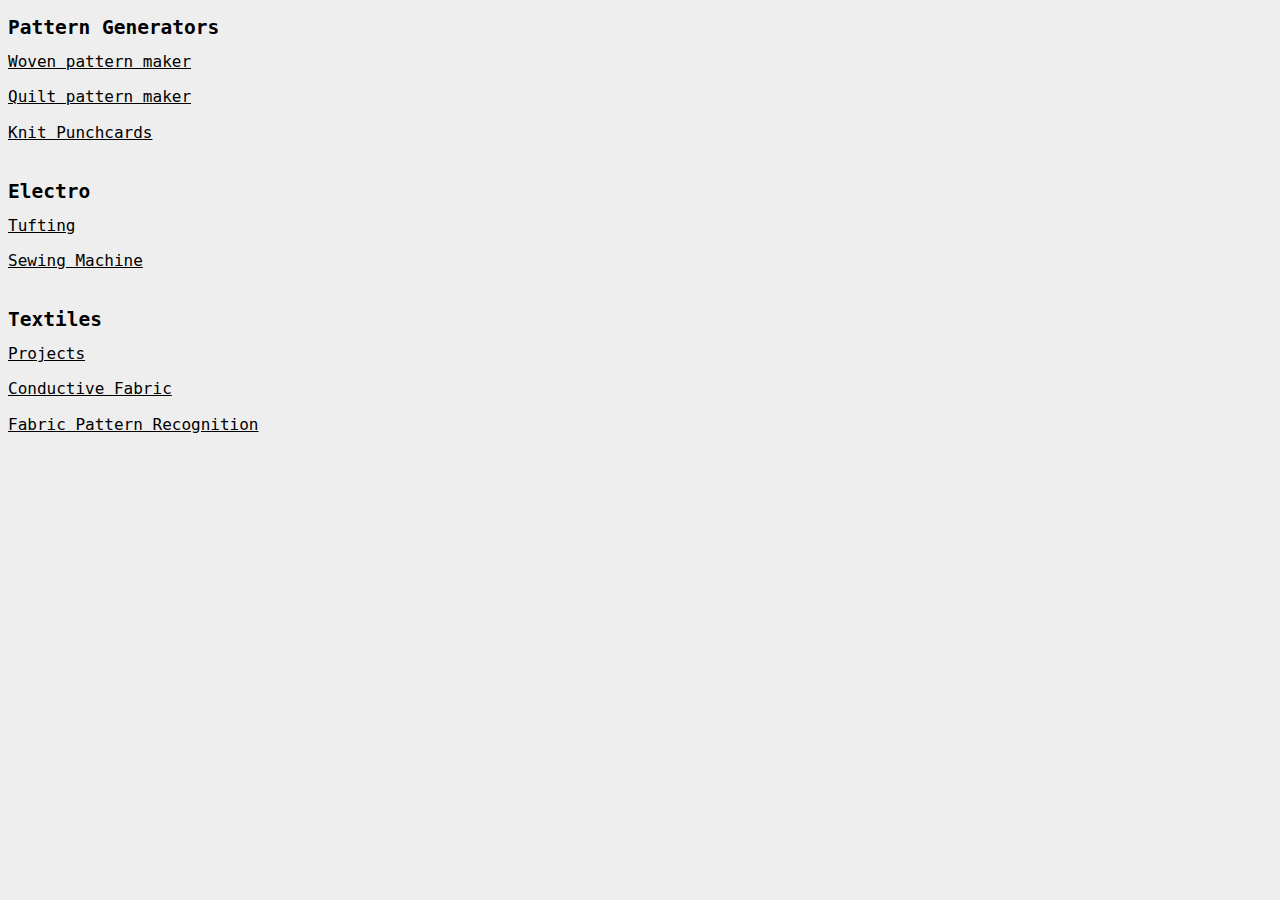
<file: index.html>
<!DOCTYPE html>
<html lang="en">

<head>
    <meta charset="UTF-8">
    <meta http-equiv="X-UA-Compatible" content="IE=edge">
    <meta name="viewport" content="width=device-width, initial-scale=1.0">
    <title>Portfolio</title>
    <link rel="stylesheet" href="CSS/style.css">
</head>

<body>
    <section>
        <h2>Pattern Generators</h2>
        <li><a href="wovenpatterns/pattern.html" target="_blank">Woven pattern maker</a></li>
        <li><a href="quiltpattern/color.html" target="_blank">Quilt pattern maker</a></li>
        <li><a href="knitpunchcards/pattern.html" target="_blank">Knit Punchcards</a></li>
    </section>
    <section>
        <h2>Electro</h2>
        <li><a href="punchneedle/punchneedle.html" target="_blank">Tufting</a></li>
        <li><a href="sewingmachine/sewingmachine.html" target="_blank">Sewing Machine</a></li>
    </section>

    <section>
        <h2>Textiles</h2>
        <li><a href="projects/index.html" target="_blank">Projects</a></li>
        <li><a href="conductivefabric/conductive.html" target="_blank">Conductive Fabric</a></li>
        <!--<li><a href="wovens/wovens.html" target="_blank">Wovens</a></li>-->
        <li><a href="patternrecognition/patternrec.html" target="_blank">Fabric Pattern Recognition</a></li>
    </section>

</body>

</html>
</file>
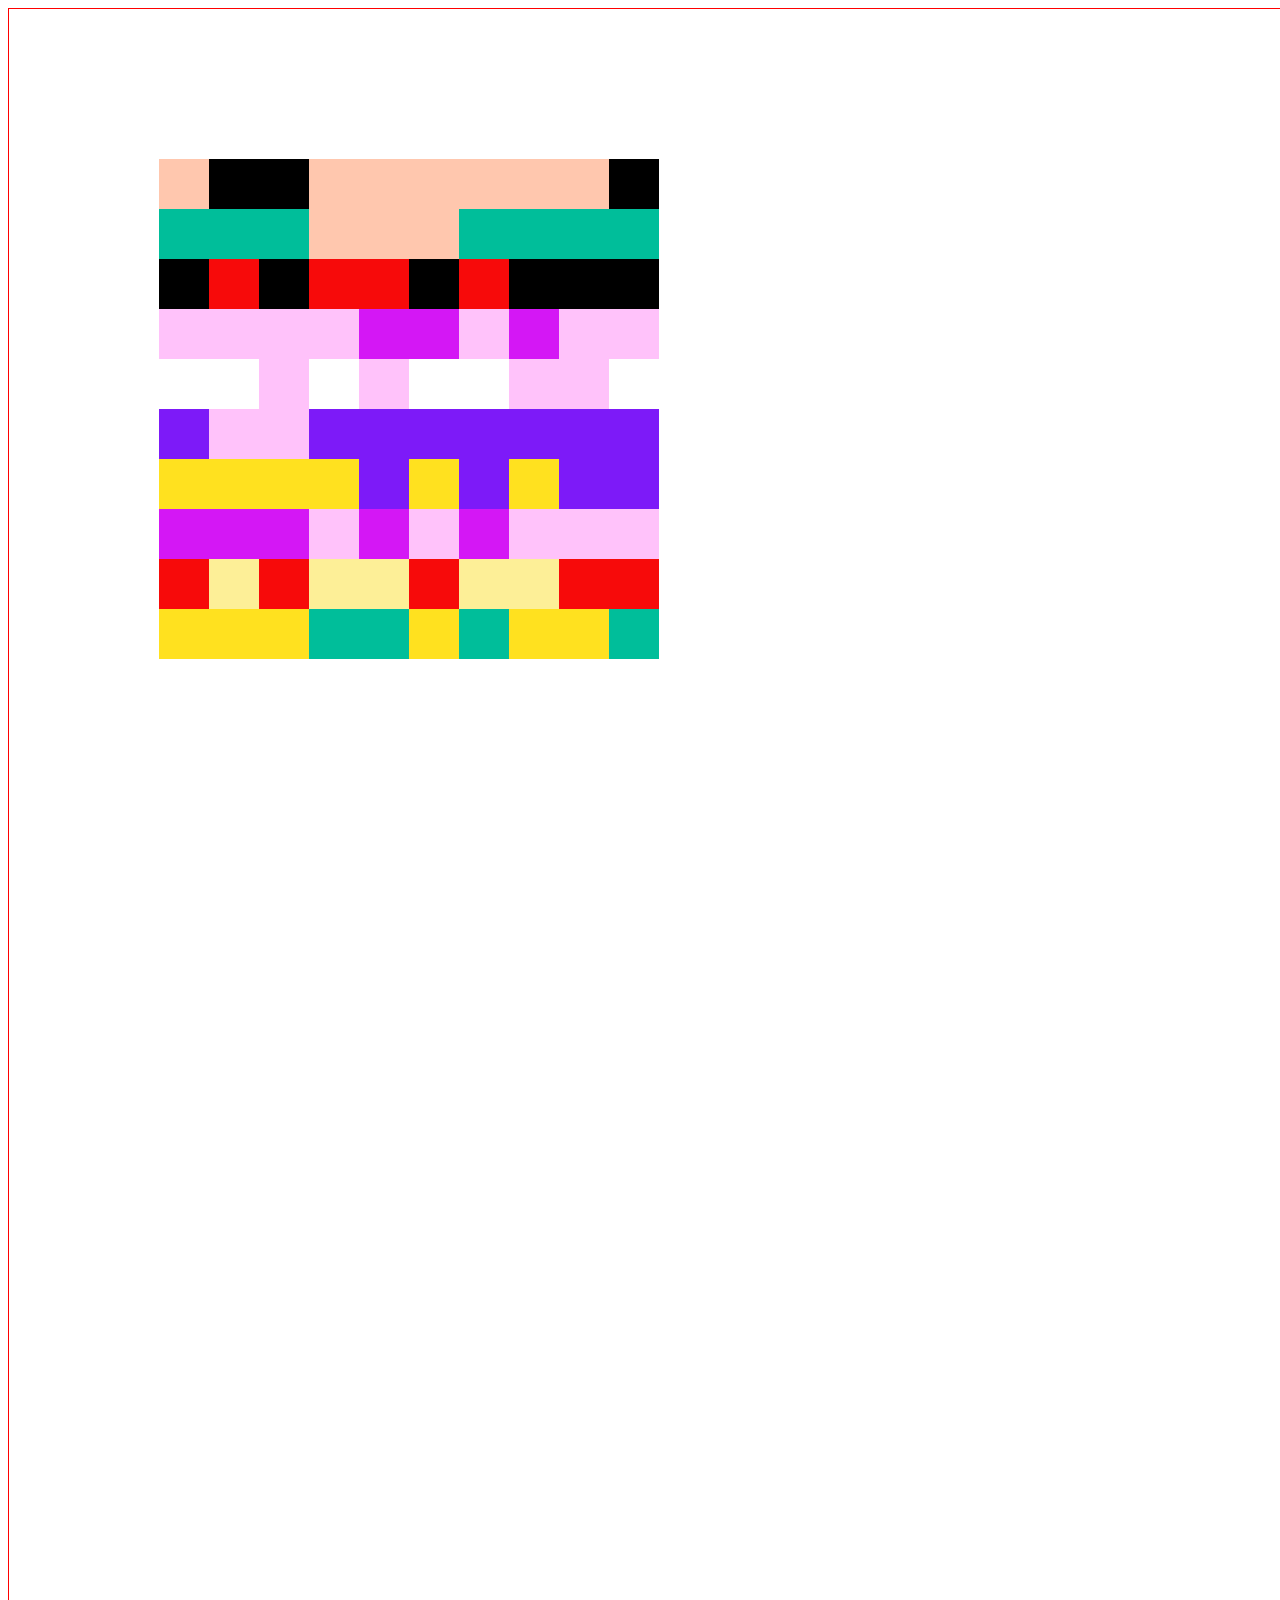
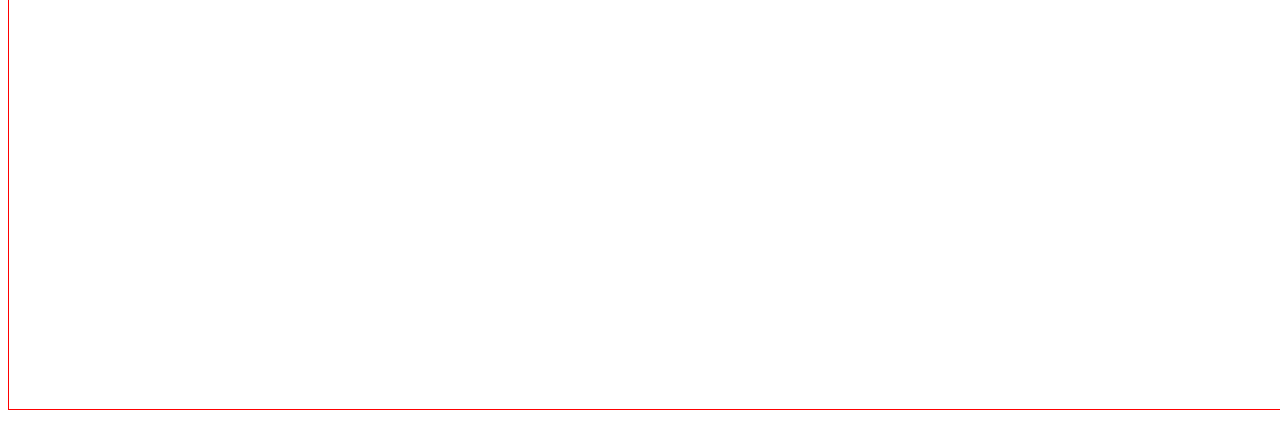
<file: animation/animation.html>
<!doctype html>
<html>
<head>
<style>
    body{ background-color:white; }
    #canvas{border:1px solid red; }
</style>
<script>
window.onload=(function(){

    // canvas related variables
    var canvas=document.getElementById("canvas");
    var ctx=canvas.getContext("2d");
    var cw=canvas.width;
    var ch=canvas.height;
    var w = 50;
    var h = 50;
    var maxColors = 2;


var myColors = ['#ffc7ae','#000000','#FFFFFF', '#ffe11f', '#f70a0a', '#240af7', '#ffc2fa', '#00be9a',
'#fdef97', '#d417f5','#7d1af8'];

    // animation interval variables
    var nextTime=0;      // the next animation begins at "nextTime"
    var duration=1000;   // run animation every 1000ms

    var x=20;            // the X where the next rect is drawn

    // start the animation
    requestAnimationFrame(animate);

    function animate(currentTime){

        // wait for nextTime to occur
        if(currentTime<nextTime){
            // request another loop of animation
            requestAnimationFrame(animate);
            // time hasn't elapsed so just return
            return;
        }
        // set nextTime
        nextTime=currentTime+duration;




          for (y = 0; y < 10; y ++) {



            myColors.sort(() => Math.random() - 0.5);
            var yPos = y * h + h * 3;



            for (x = 0; x < 10; x ++) {

              ctx.lineWidth = "1";
              ctx.fillStyle = myColors[Math.floor(Math.random() * maxColors)];
              ctx.fillRect((x + 3) * w, yPos, w, h);


            }
          }


        // request another loop of animation
        requestAnimationFrame(animate);
    }

}); // end $(function(){});
</script>
</head>
<body>
    <canvas id="canvas" width=2000 height=2000></canvas>
</body>
</html>
</file>
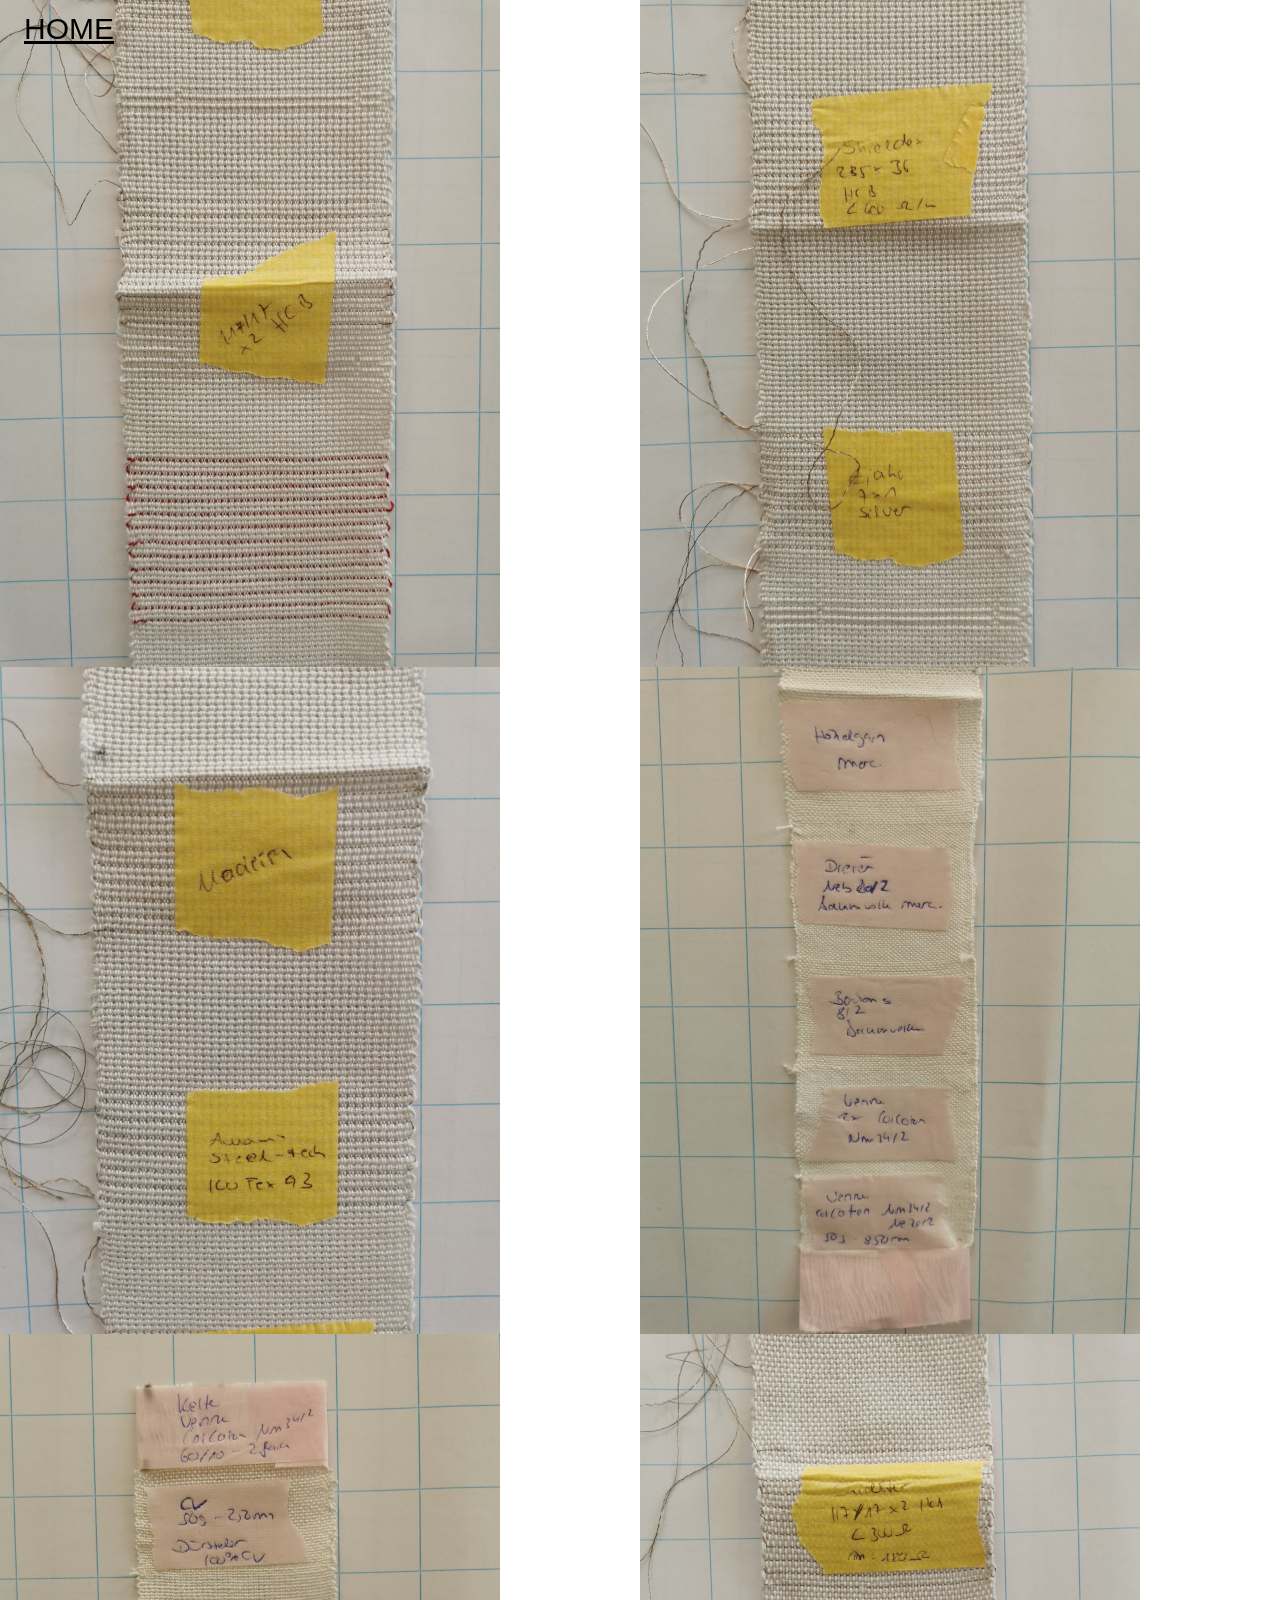
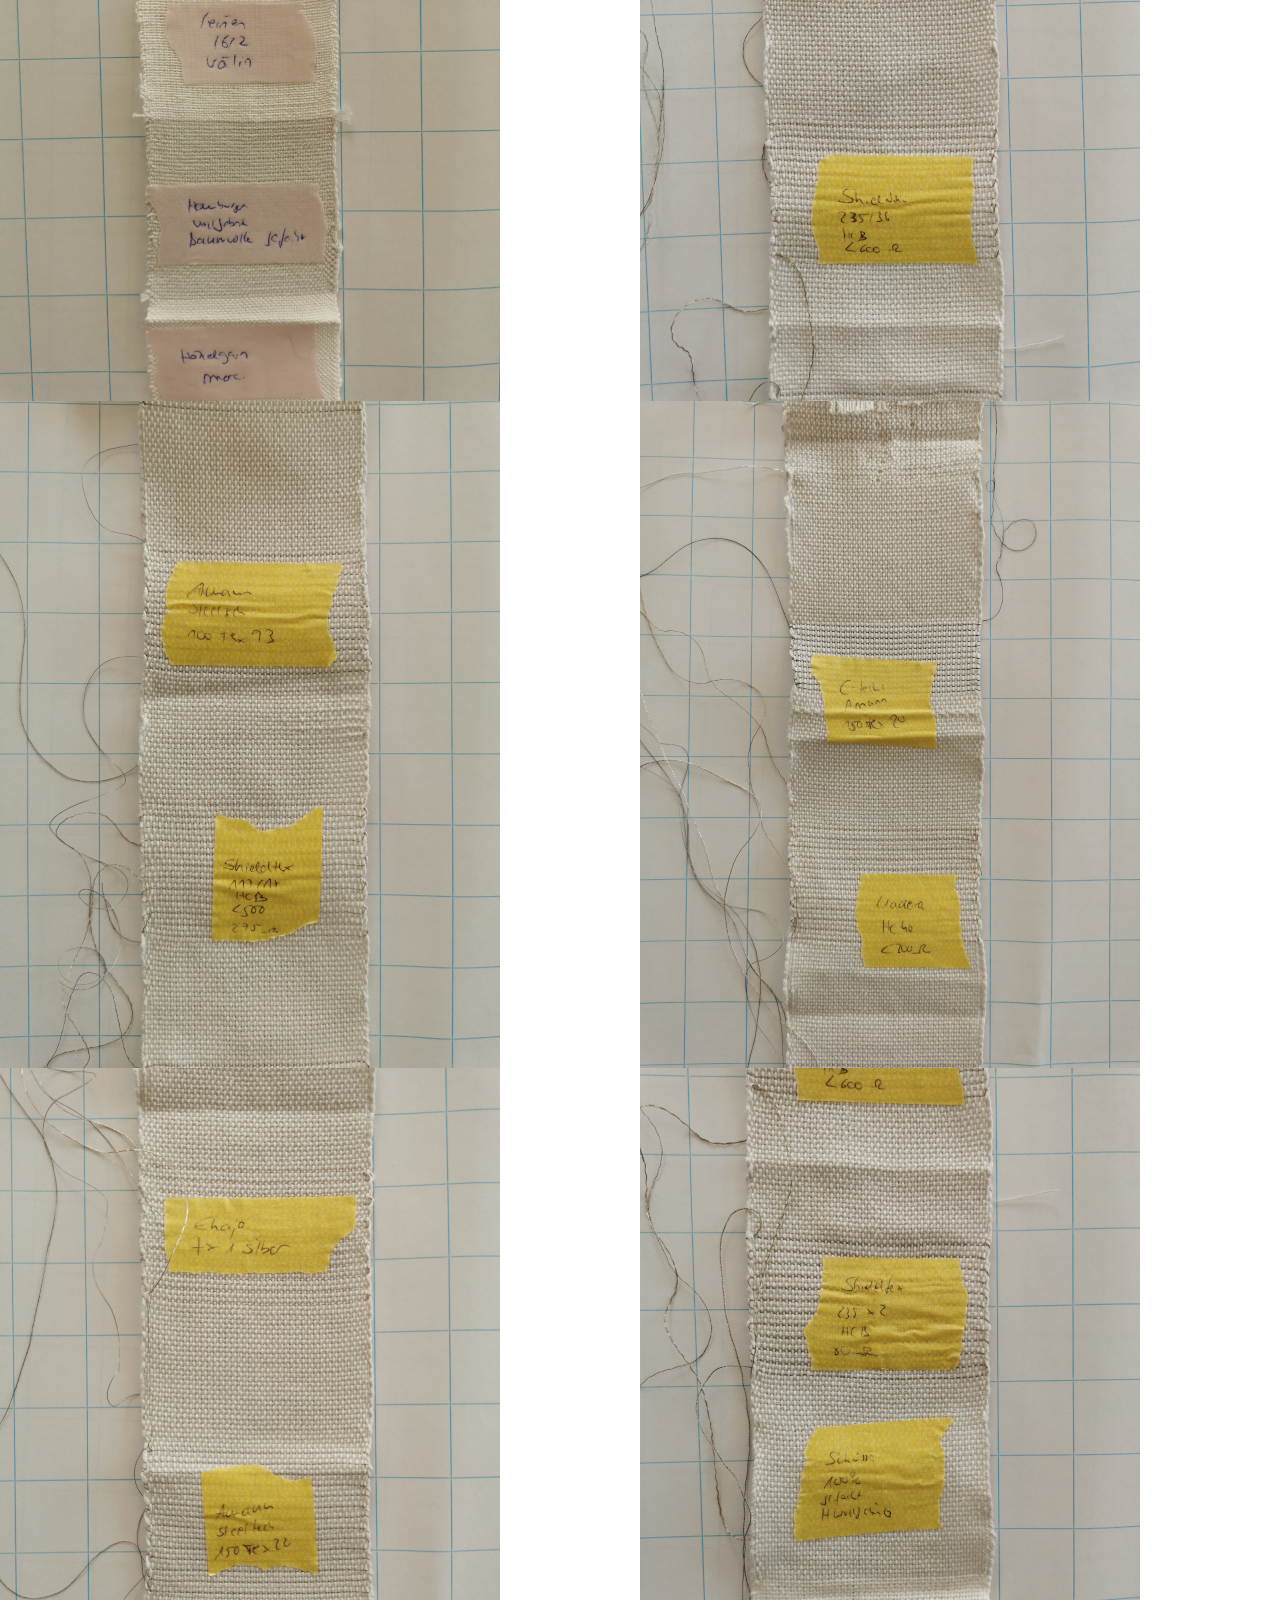
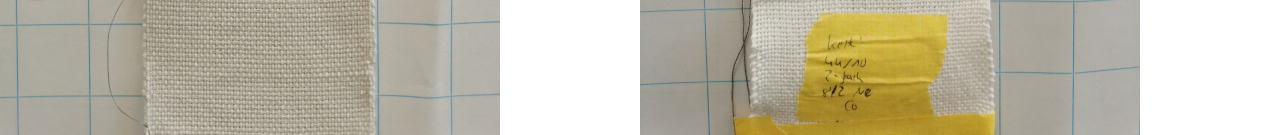
<file: conductivefabric/conductive.html>
<!DOCTYPE html>
<html lang="de">
<title>Punchneedle</title>
<meta charset="UTF-8">
<meta name="viewport" content="width=device-width, initial-scale=1">
<link rel="stylesheet" href="https://cdnjs.cloudflare.com/ajax/libs/font-awesome/4.7.0/css/font-awesome.min.css">
<link rel="stylesheet" href="CSS/style.css">

<body>

    <!-- Navbar -->
    <div class="top">
        <div class="bar">
            <a class="bar-item padding-large" style="font-size: 30px" href="../index.html">HOME</a>
        </div>
    </div>


    <!-- Page content -->
    <div class="content">



        <!-- Image 1 + 2 Section -->
        <div class="row-nopadding">

            <div class="half">
                <img src="img/1.jpg" class="image">
            </div>

            <div class="half">
                <img src="img/2.jpg" class="image">
            </div>

            <!-- End Row -->
        </div>

        <!-- Image 3 + 4 Section -->
        <div class="row-nopadding">

            <div class="half">
                <img src="img/3.jpg" class="image">
            </div>

            <div class="half">
                <img src="img/4.jpg" class="image">
            </div>

            <!-- End Row -->
        </div>

        <!-- Image 5 + 6 Section -->
        <div class="row-nopadding">

            <div class="half">
                <img src="img/5.jpg" class="image">
            </div>

            <div class="half">
                <img src="img/6.jpg" class="image">
            </div>

            <!-- End Row -->
        </div>

        <!-- Image 7 + 8 Section -->
        <div class="row-nopadding">

            <div class="half">
                <img src="img/7.jpg" class="image">
            </div>

            <div class="half">
                <img src="img/8.jpg" class="image">
            </div>

            <!-- End Row -->
        </div>

        <!-- Image 9 + 10 Section -->
        <div class="row-nopadding">

            <div class="half">
                <img src="img/9.jpg" class="image">
            </div>

            <div class="half">
                <img src="img/10.jpg" class="image">
            </div>

            <!-- End Row -->
        </div>


        <!-- End Page Content -->
    </div>



</body>

</html>
</file>
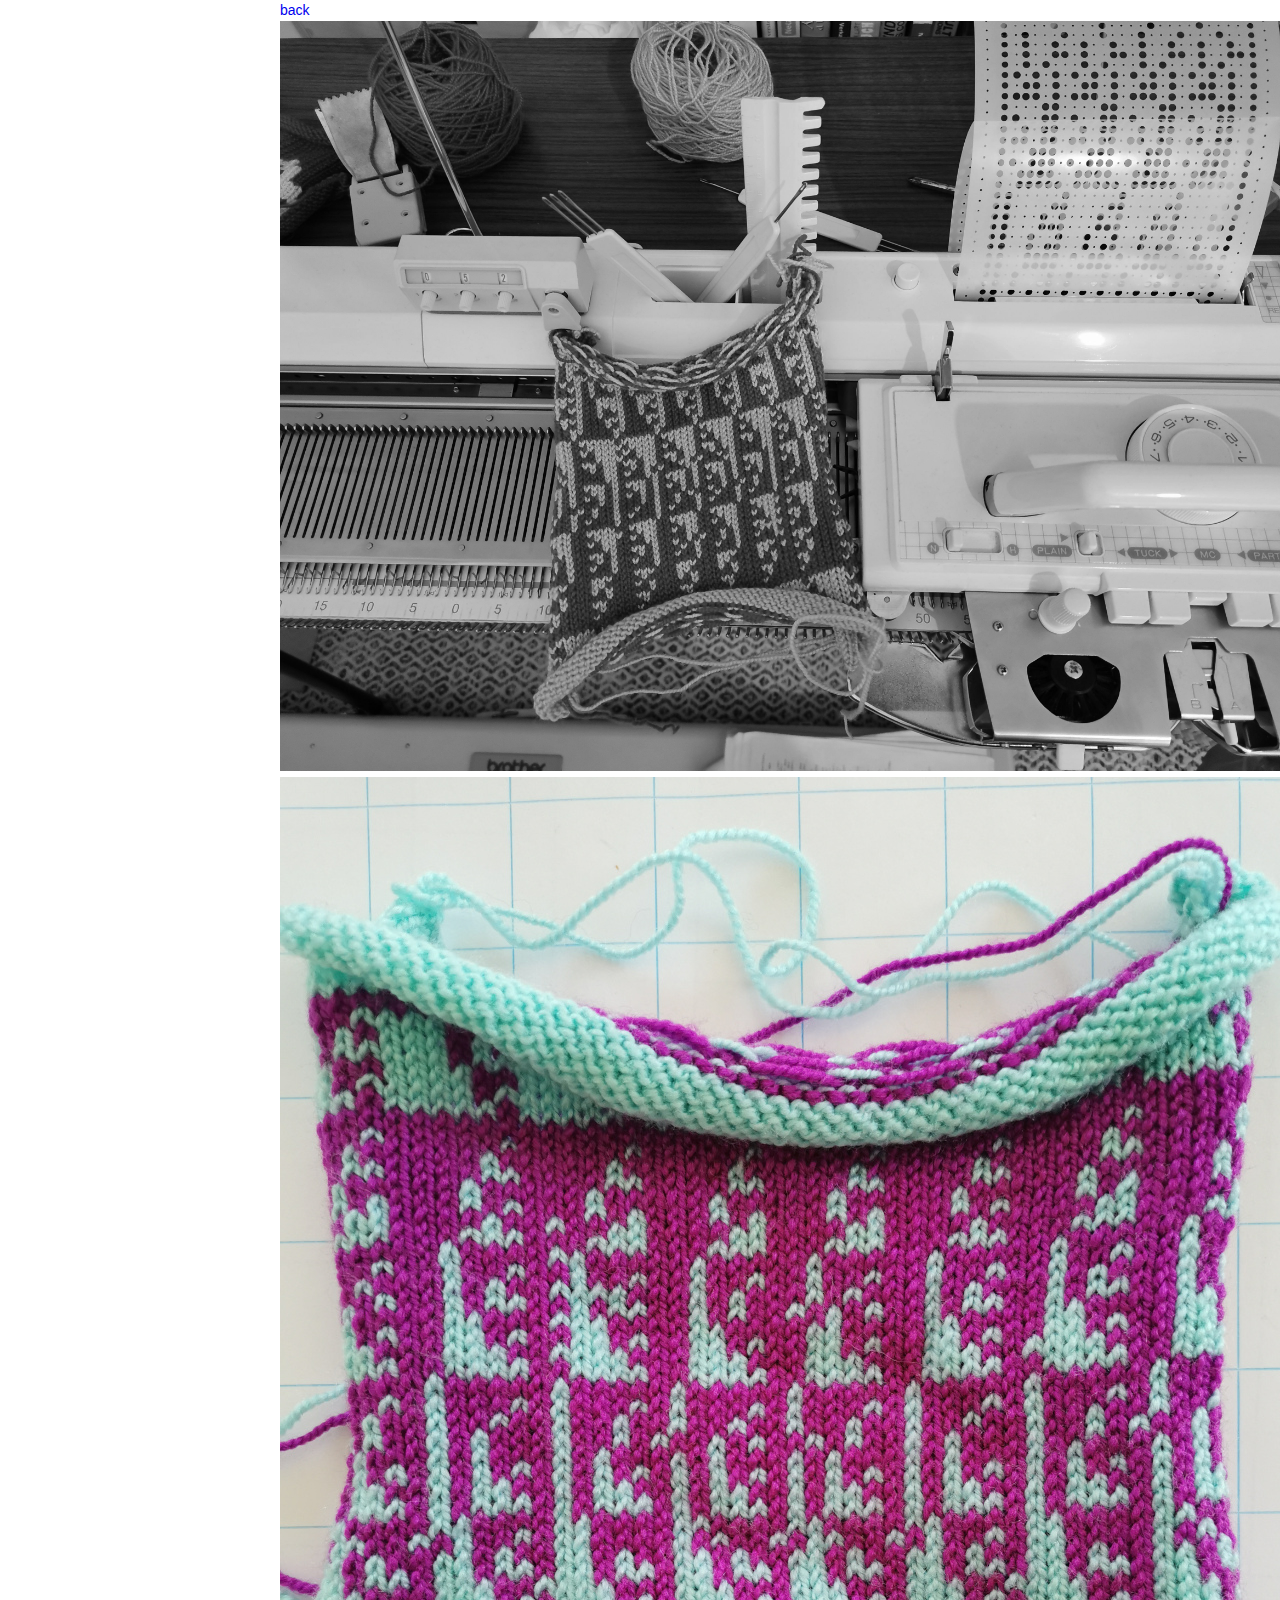
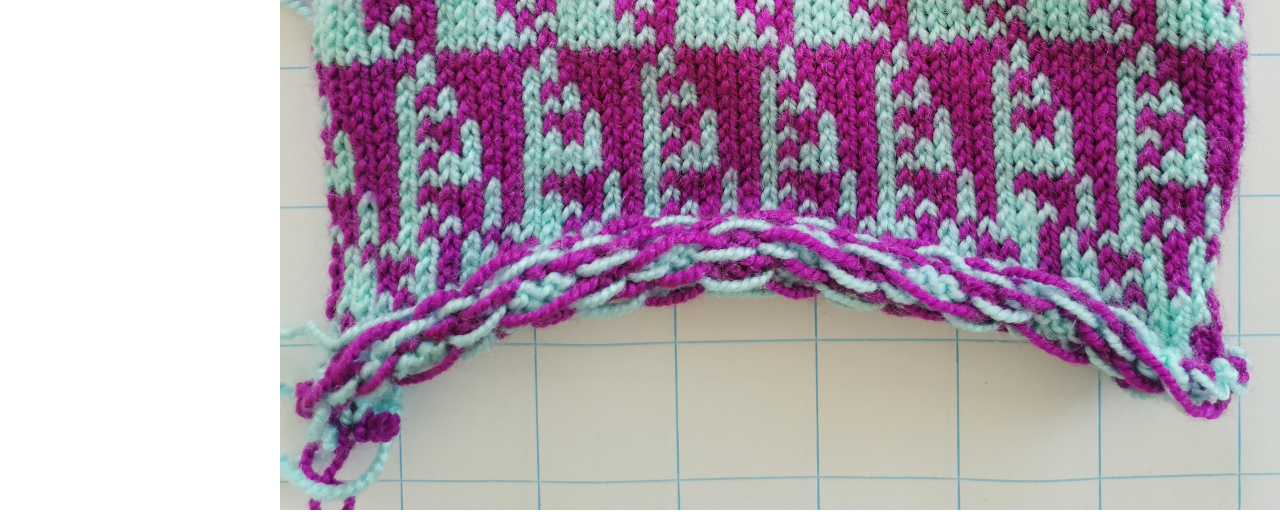
<file: knitpunchcards/information.html>
<!DOCTYPE html>
<html lang="en">

<head>
    <meta charset="UTF-8">
    <meta http-equiv="X-UA-Compatible" content="IE=edge">
    <meta name="viewport" content="width=device-width, initial-scale=1.0">
    <title>punchcard generator</title>
    <link rel="stylesheet" href="CSS/pattern.css">

</head>

<body>

    <a href="./pattern.html">back</a>
    <img class="responsive" src="IMAGES/img45.jpg" alt="Image from punchcard">
    <img class="responsive" src="IMAGES/knit.jpg" alt="Image from knit">
</body>

</html>
</file>
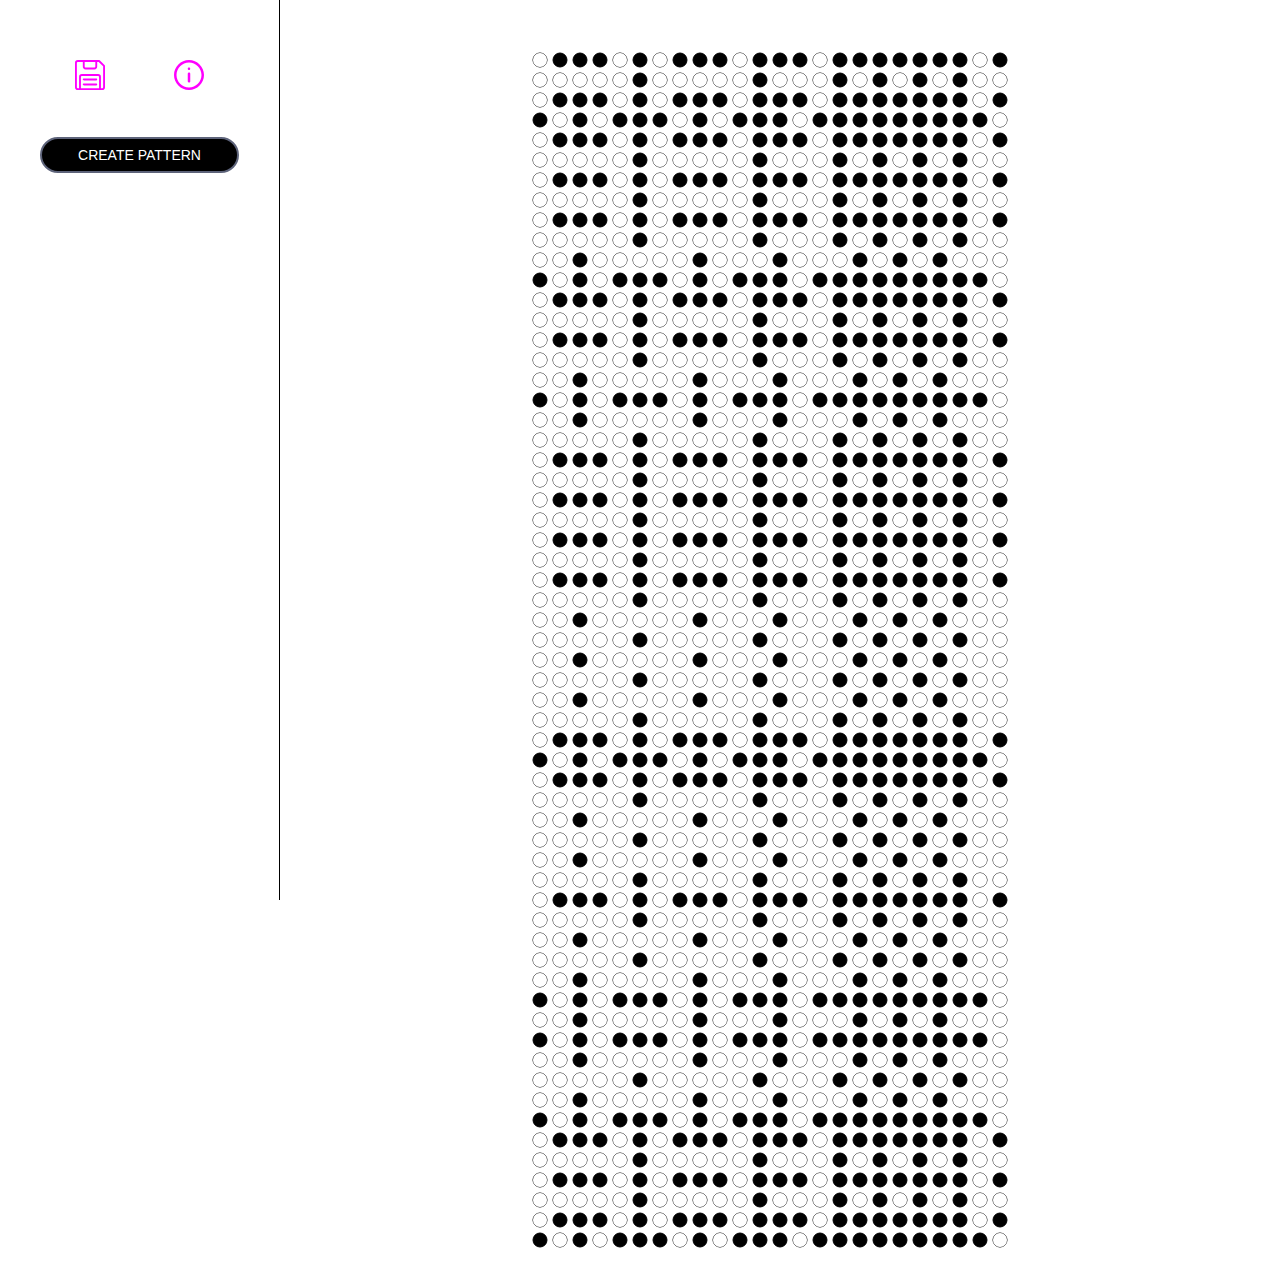
<file: knitpunchcards/pattern.html>
<!doctype html>
<html lang="en">

<head>
  <meta charset="utf-8">
  <meta name="description" content="Code 💻 Weave 🧵">
  <meta name="viewport" content="width=device-width, initial-scale=1">

  <title>punchcard generator</title>

  <link rel="stylesheet" href="CSS/pattern.css">
  <link rel="icon" href="favicon.ico">
</head>

<body>
  <section class="options">


    <div class="option" id="menu">
      <!--  <a href="index.html"><img src="IMAGES/home-button.svg" alt="home-button" id="home-button"></a>-->
      <img src="IMAGES/save-button.svg" alt="save-button" id="saveImg" onclick="saveImage()">
      <a href="information.html"><img src="IMAGES/info-button.svg" alt="info-button" id="info-button"></a>
    </div>

    <br>



    <div class="option">
      <button type="button" class="btn patternBtn" id="patternBtn" onclick="makePattern()">CREATE PATTERN</button>
    </div>

    <br>


  </section>

  <div id="canvas-container">
    <canvas id="myCanvas">
      Your browser does not support the HTML5 canvas tag.
    </canvas>
  </div>


  <script src="JS/sketch.js"></script>


</body>

</html>
</file>
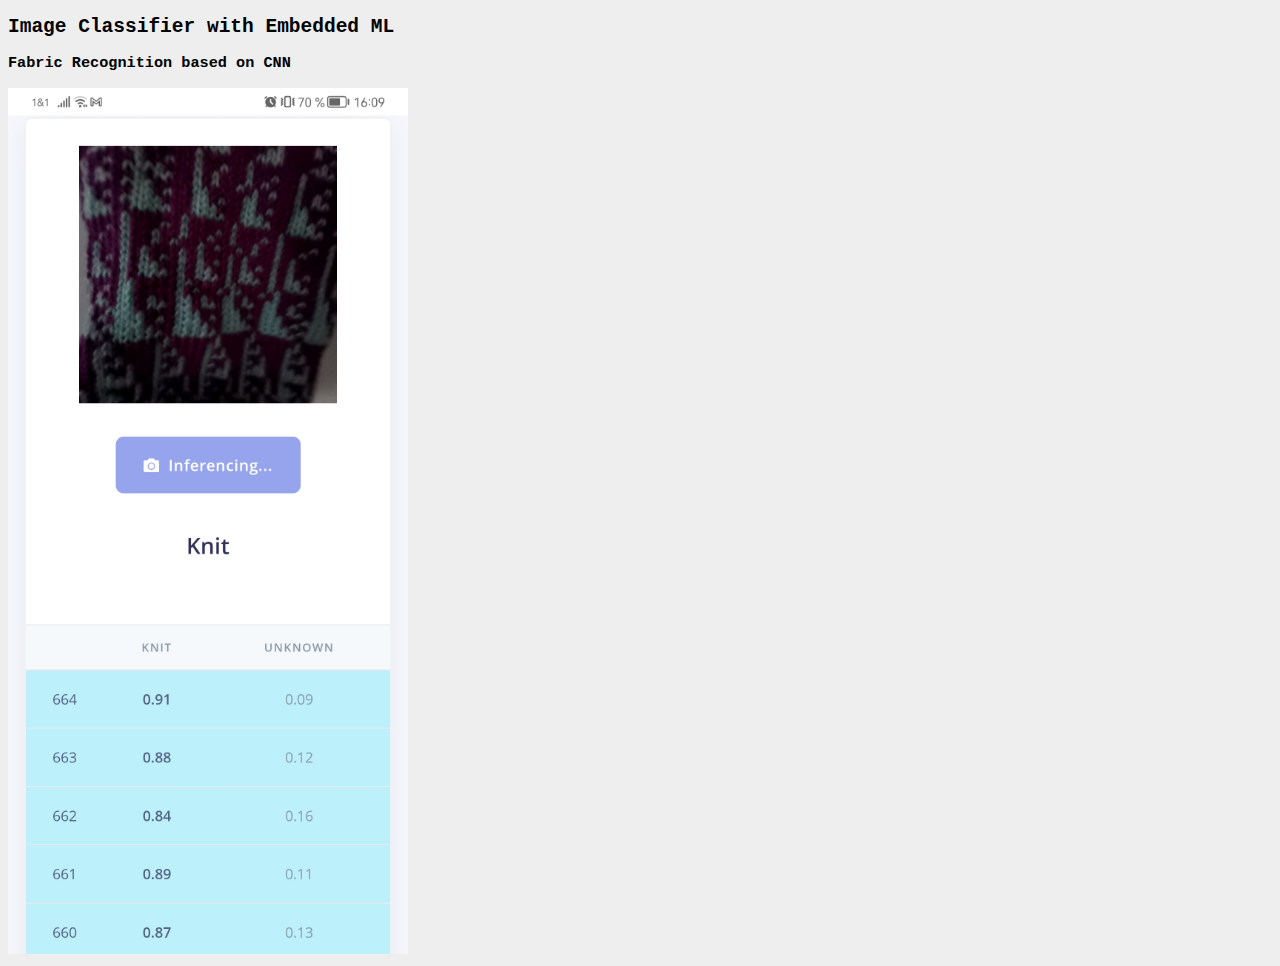
<file: patternrecognition/patternrec.html>
<!DOCTYPE html>
<html lang="en">

<head>
    <meta charset="UTF-8">
    <meta http-equiv="X-UA-Compatible" content="IE=edge">
    <meta name="viewport" content="width=device-width, initial-scale=1.0">
    <title>Pattern Recognition</title>
    <link rel="stylesheet" href="CSS/style.css">
</head>

<body>
    <h2>Image Classifier with Embedded ML</h2>
    <h3>Fabric Recognition based on CNN</h3>
    <img class="responsive" src="img/knit.jpg" alt="app showing pattern recognition">

</body>

</html>
</file>
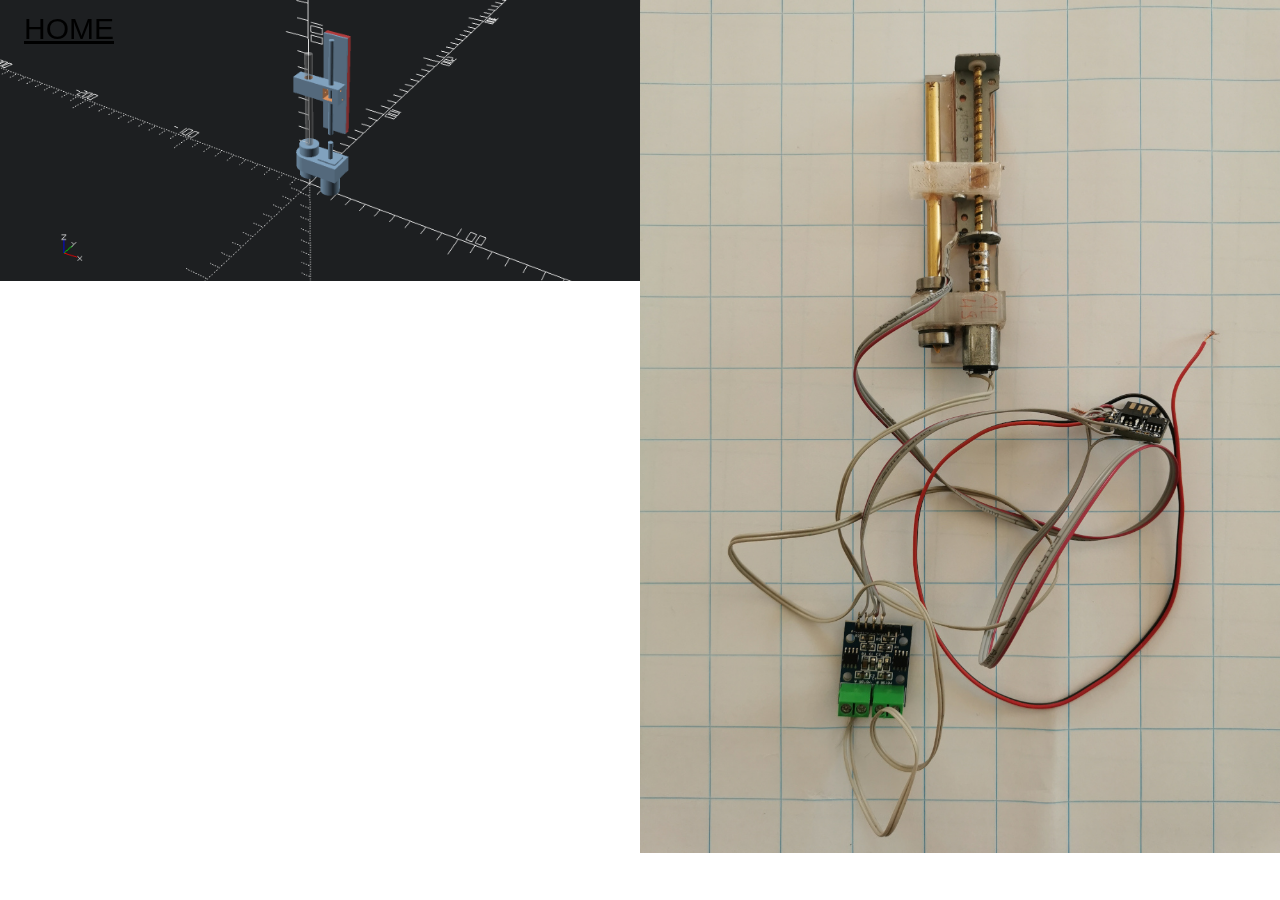
<file: punchneedle/punchneedle.html>
<!DOCTYPE html>
<html lang="de">
<title>Punchneedle</title>
<meta charset="UTF-8">
<meta name="viewport" content="width=device-width, initial-scale=1">
<link rel="stylesheet" href="https://cdnjs.cloudflare.com/ajax/libs/font-awesome/4.7.0/css/font-awesome.min.css">
<link rel="stylesheet" href="CSS/style.css">

<body>

    <!-- Navbar -->
    <div class="top">
        <div class="bar">
            <a class="bar-item padding-large" style="font-size: 30px" href="../index.html">HOME</a>
        </div>
    </div>


    <!-- Page content -->
    <div class="content">



        <!-- Image 2+ 3 Section -->
        <div class="row-nopadding">

            <div class="half">
                <img src="img/punchneedle.png" class="image">
            </div>

            <div class="half">
                <img src="img/punchneedle.jpg" class="image">
            </div>

            <!-- End Row -->
        </div>


        <!-- End Page Content -->
    </div>



</body>

</html>
</file>
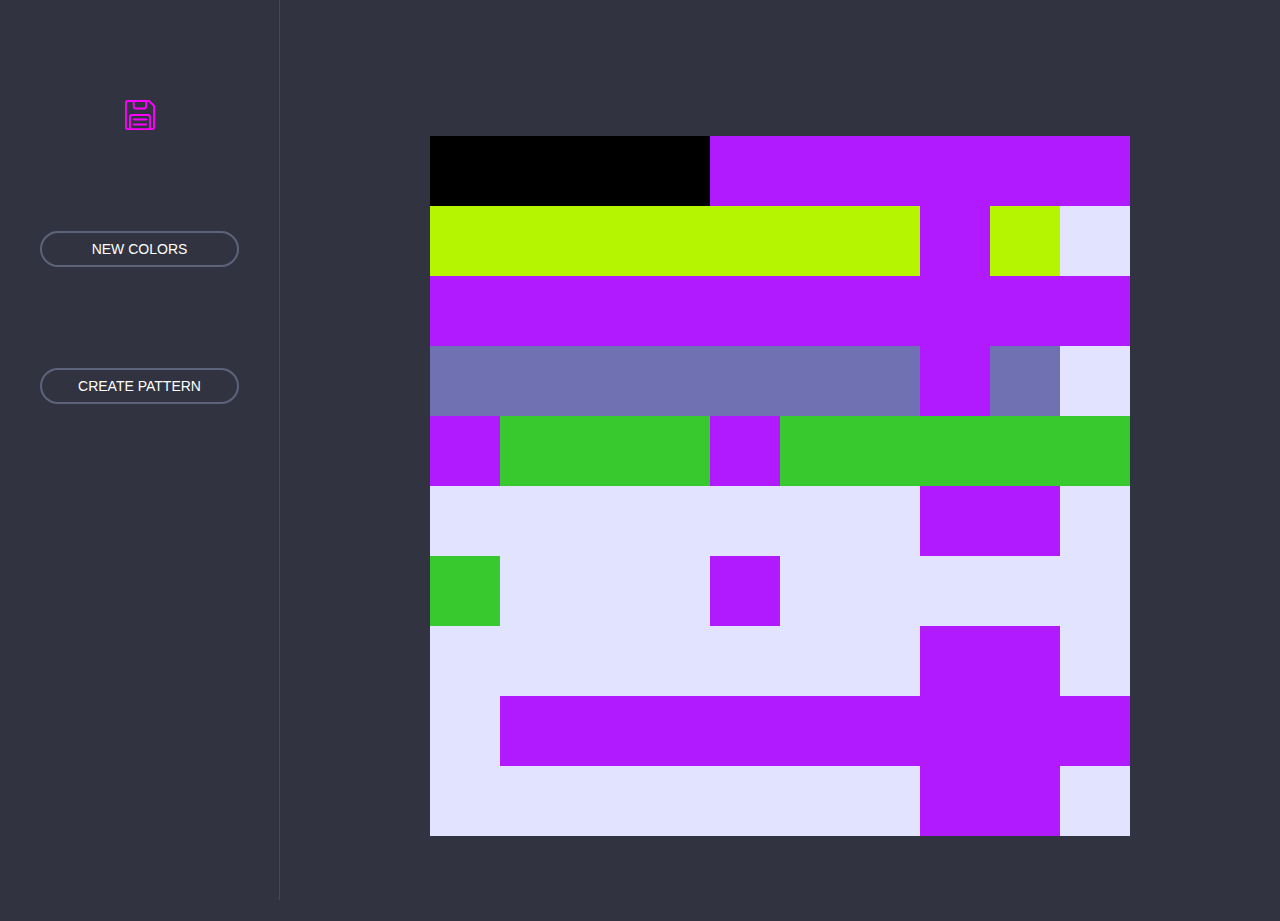
<file: quiltpattern/color.html>
<!doctype html>
<html lang="en">

<head>
  <meta charset="utf-8">
  <meta name="description" content="Learn to Code 💻 Learn to Weave 🧵">
  <meta name="viewport" content="width=device-width, initial-scale=1">

  <title>Quilt Patterns</title>

  <link rel="stylesheet" href="CSS/stylecolor.css">
  <link rel="icon" href="favicon.ico">
</head>

<body>
  <section class="options">

    <!--<div id="opti">
      THIS TOOL IS OPTIMIZED FOR LARGE SCREENS.
    </div>-->


    <!--
    <br>

    <div><a href="../index.html" class="back">HOME</a></div>
    -->
    <div class="option pad-top-30" id="menu">

      <img src="IMAGES/save-button.svg" alt="save-button" id="saveImg" onclick="saveImage()">
      <!--<a href="information.html"><img src="IMAGES/info-button.svg" alt="info-button" id="info-button"></a>-->
    </div>

    <br>


    <!--
    <div class="option pad-top-50 pad-bot-30">
      <span>COLOR 1</span><input type="color" id="col1" value="#313400" class="float-right">
    </div>
    <div class="option pad-bot-30">
      <span>COLOR 2</span><input type="color" id="col2" value="#313400" class="float-right">
    </div>
    <div class="option pad-bot-30">
      <span>COLOR 3</span><input type="color" id="col3" value="#313400" class="float-right">
    </div>
    <div class="option pad-bot-30">
      <span>COLOR 4</span><input type="color" id="col4" value="#313400" class="float-right">
    </div>
    <div class="option pad-bot-50">
      <span>COLOR 5</span><input type="color" id="col5" value="#313400" class="float-right">
    </div>

    <br>

    <div>
      OR CHOOSE RANDOM COLORS
    </div>

    <br />-->


    <div class="option center">
      <button type="button" class="btn patternBtn" id="randCol" onclick="randomColor()">NEW COLORS</button>
    </div>

    <br />

    <div class="option center">
      <button type="button" class="btn patternBtn" id="patternNoStroke" onclick="makePatternNoStroke()">CREATE
        PATTERN</button>
    </div>



  </section>

  <br>

  <div class="centered pad-top-30" id="canvas-container">
    <canvas id="colorCanvas">
      Your browser does not support the HTML5 canvas tag.
    </canvas>
  </div>




  <script src="JS/color.js"></script>
  <script src="JS/script.js"></script>

</body>

</html>
</file>
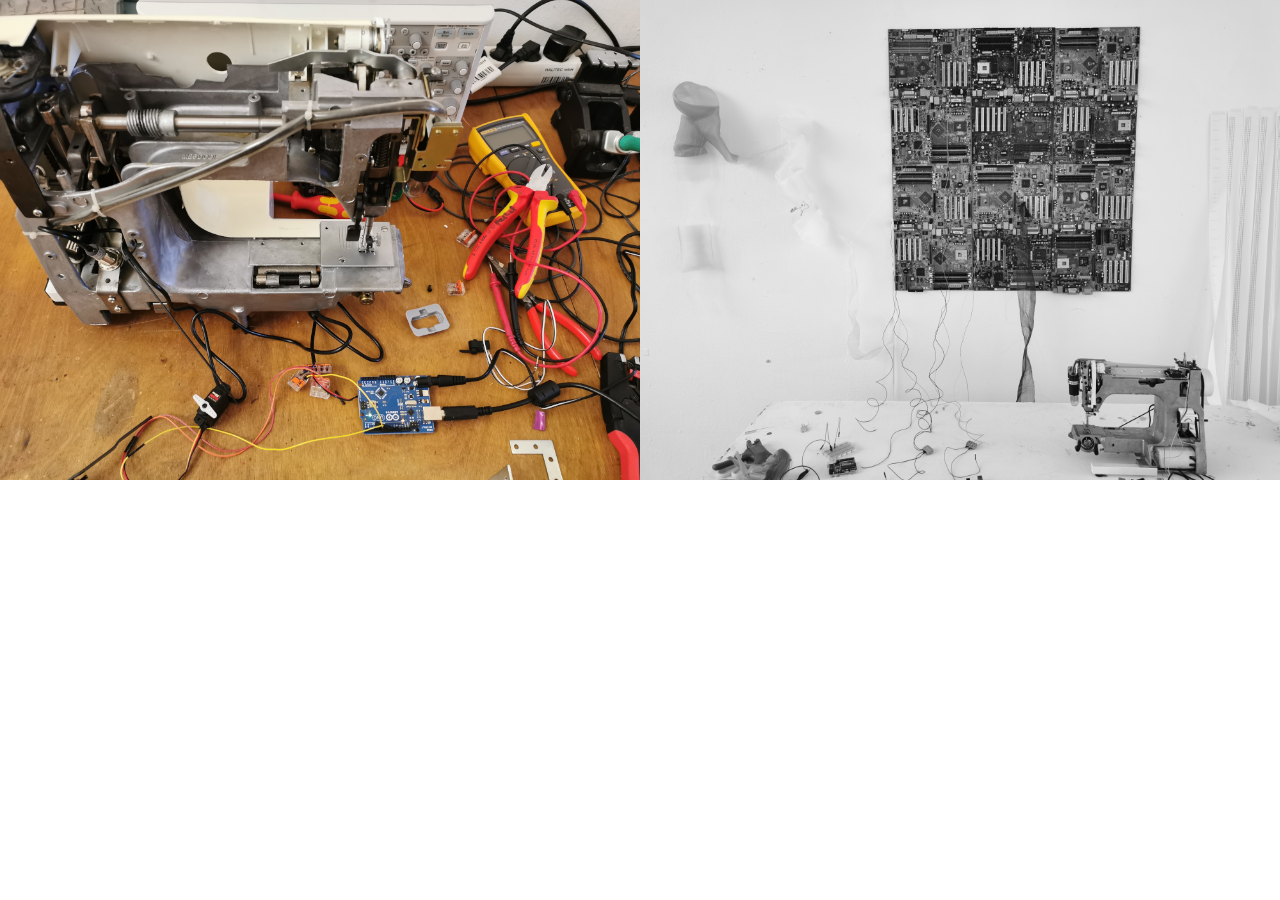
<file: sewingmachine/sewingmachine.html>
<!DOCTYPE html>
<html lang="de">
<title>Punchneedle</title>
<meta charset="UTF-8">
<meta name="viewport" content="width=device-width, initial-scale=1">
<link rel="stylesheet" href="https://cdnjs.cloudflare.com/ajax/libs/font-awesome/4.7.0/css/font-awesome.min.css">
<link rel="stylesheet" href="CSS/style.css">

<body>

    <!-- Navbar -->
    <!--
    <div class="top">
        <div class="bar">
            <a class="bar-item padding-large" style="font-size: 30px" href="../index.html">HOME</a>
        </div>
    </div>
    -->


    <!-- Page content -->
    <div class="content">



        <!-- Image 2+ 3 Section -->
        <div class="row-nopadding">

            <div class="half">
                <img src="img/sewing.jpg" class="image">
            </div>

            <div class="half">
                <img src="img/sewing2.jpg" class="image">
            </div>

            <!-- End Row -->
        </div>


        <!-- End Page Content -->
    </div>



</body>

</html>
</file>
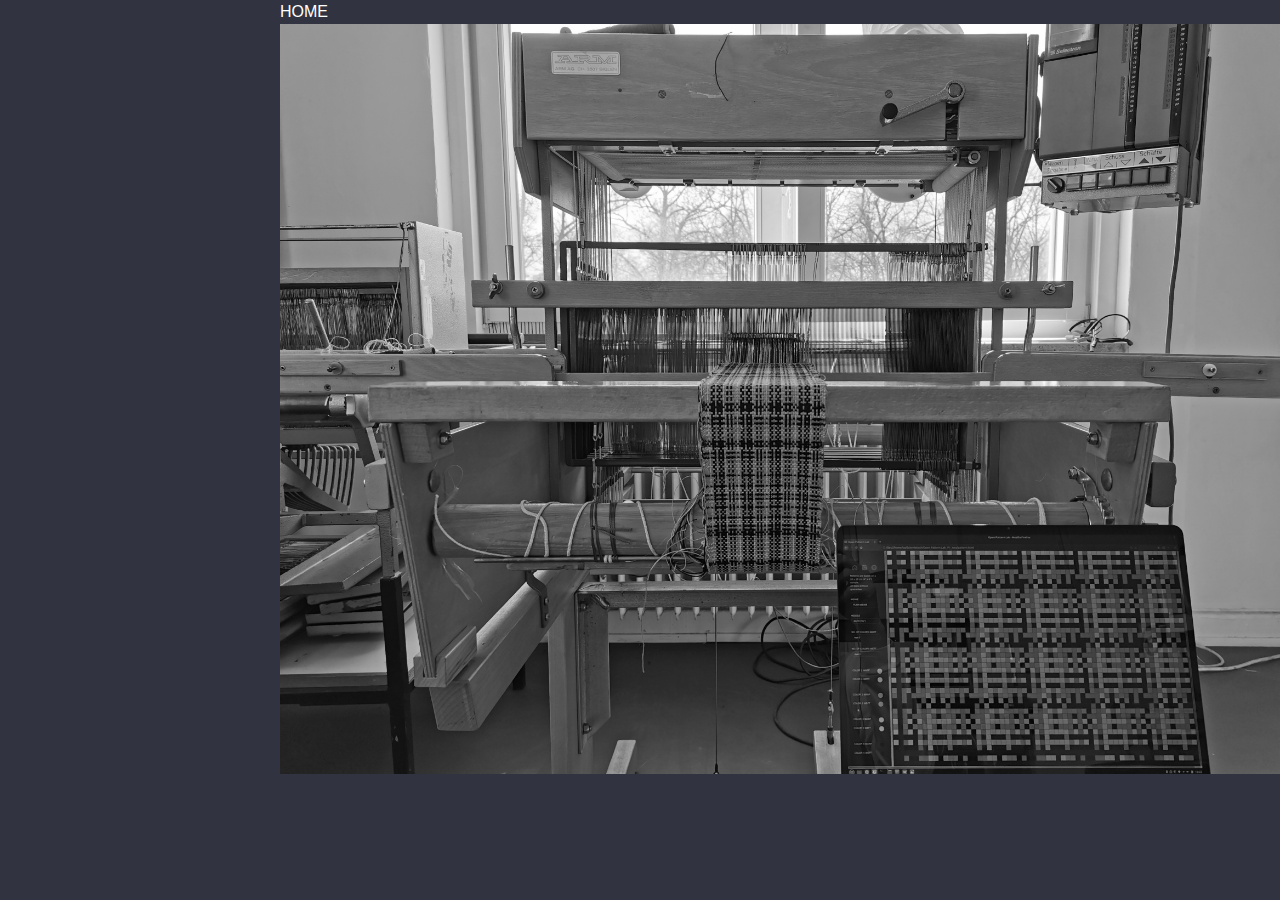
<file: wovenpatterns/info.html>
<!DOCTYPE html>
<html lang="en">

<head>
    <meta charset="UTF-8">
    <meta http-equiv="X-UA-Compatible" content="IE=edge">
    <meta name="viewport" content="width=device-width, initial-scale=1.0">
    <title>Woven patterns</title>
    <link rel="stylesheet" href="CSS/style.css">

    <link rel="icon" href="favicon.ico">
</head>

<body>
    <a href="./pattern.html" class="back">HOME</a>
    <img class="loom-img" src="IMAGES/img4.jpg" alt="Image from Weaving Loom">
</body>

</html>
</file>
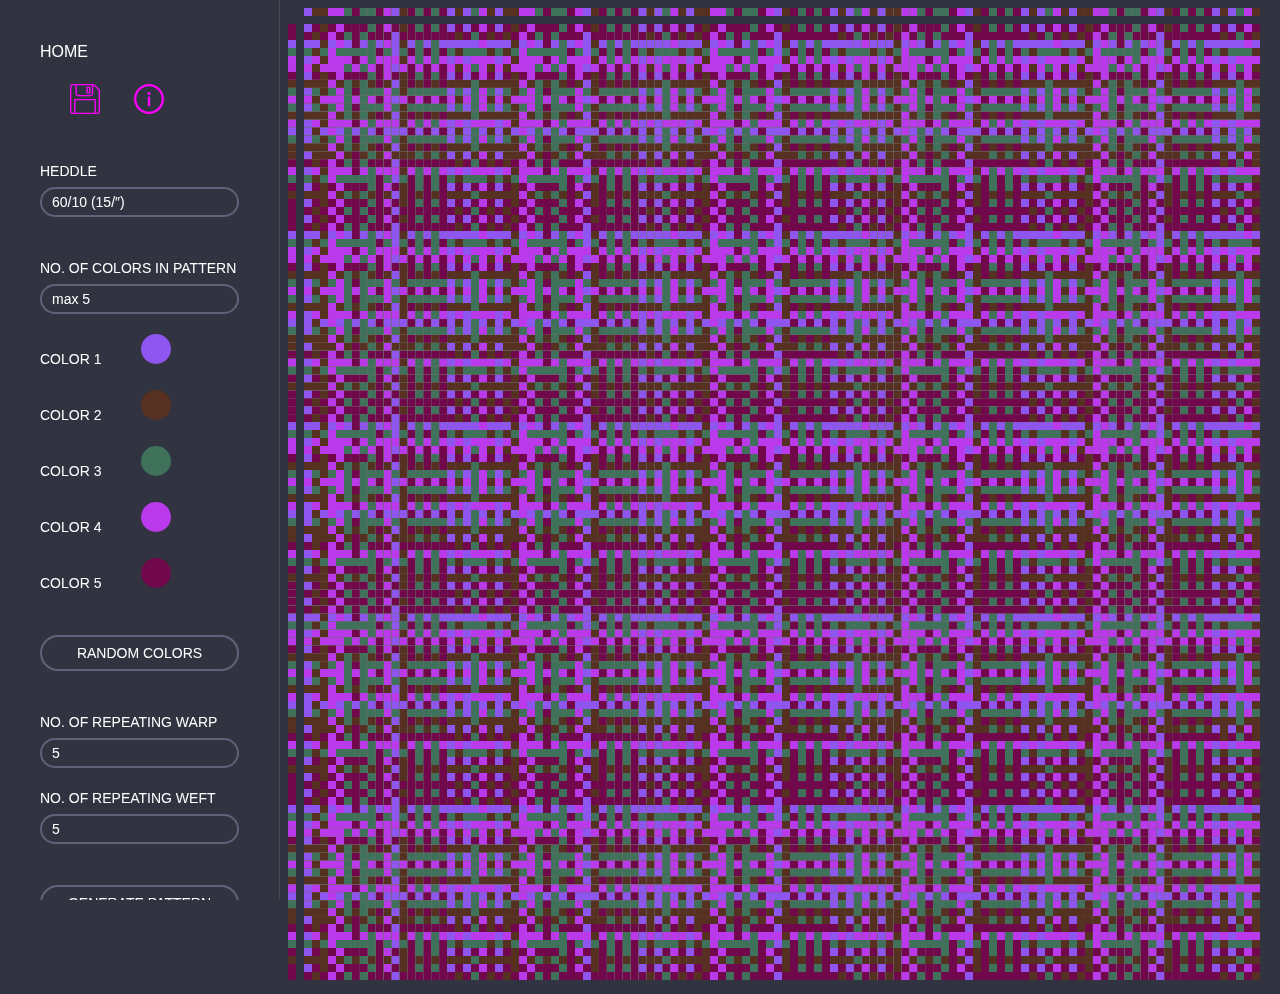
<file: wovenpatterns/pattern.html>
<!doctype html>
<html lang="en">

<head>
  <meta charset="utf-8">
  <meta name="generator" content="weaving">
  <meta http-equiv="X-UA-Compatible" content="IE=edge">
  <meta name="viewport" content="width=device-width, initial-scale=1">
  <title>Woven Patterns</title>

  <link rel="stylesheet" href="CSS/style.css">

  <link rel="icon" href="favicon.ico">
</head>

<body>
  <section class="options">

    <a href="../index.html" class="back">HOME</a>

    <br>

    <div class="option">
      <img src="IMAGES/save-button.svg" alt="save-button" id="savePng" onclick="saveToPng()">
      <a href="info.html"><img src="IMAGES/info-button.svg" alt="info-button" id="info-button"></a>
    </div>

    <br>

    <div class="option">
      <label>HEDDLE</label>
      <select id="chooseDent">
        <option value="40">20/10 (5/″)</option>
        <option value="60">30/10 (8/″)</option>
        <option value="80">40/10 (10/″)</option>
        <option value="100">50/10 (12/″)</option>
        <option value="120" selected>60/10 (15/″)</option>
        <option value="160">80/10 (20/″)</option>
      </select>
    </div>

    <br>



    <div class="option">
      <label>NO. OF COLORS IN PATTERN</label>
      <select id="numberColors">
        <option value="2">max 2</option>
        <option value="3">max 3</option>
        <option value="4">max 4</option>
        <option value="5" selected> max 5</option>
      </select>
    </div>


    <div class="option">
      <span>COLOR 1</span><input type="color" id="col1" value="#313400">
    </div>
    <div class="option">
      <span>COLOR 2</span><input type="color" id="col2" value="#313400">
    </div>
    <div class="option">
      <span>COLOR 3</span><input type="color" id="col3" value="#313400">
    </div>
    <div class="option">
      <span>COLOR 4</span><input type="color" id="col4" value="#313400">
    </div>
    <div class="option">
      <span>COLOR 5</span><input type="color" id="col5" value="#313400">
    </div>

    <br>

    <div class="option">
      <button type="button" class="btn patternBtn" id="randCol" onclick="randomColor()">RANDOM COLORS</button>
    </div>

    <br>

    <div class="option">
      <label>NO. OF REPEATING WARP</label>
      <select id="chooseNumRepWarp">
        <option value="2">2</option>
        <option value="5" selected>5</option>
        <option value="10">10</option>
        <option value="20">20</option>
      </select>
    </div>

    <div class="option">
      <label>NO. OF REPEATING WEFT</label>
      <select id="chooseNumRepWeft">
        <option value="2">2</option>
        <option value="5" selected>5</option>
        <option value="10">10</option>
        <option value="20">20</option>
      </select>
    </div>

    <br>


    <div class="option">
      <button type="button" class="btn patternBtn" id="patternBtn" onclick="makePattern()">GENERATE PATTERN</button>
    </div>

    <br>

    <div class="option">
      <button type="button" class="btn patternBtn" id="fixWarp" onclick="fixedWarp()">GENERATE PATTERN FIX WARP</button>
    </div>

    <br>

    <div class="option option-checkbox">
      <label>SHOW WEAVE UNIT</label>
      <input type="checkbox" name="rapport" id="check" />
    </div>

    <br>


  </section>


  <canvas id="myCanvas">
    Your browser does not support the HTML5 canvas tag.
  </canvas>


  <script src="JS/sketch.js"></script>
  <script src="JS/script.js"></script>

</body>

</html>
</file>
<file: CSS/style.css>
a {
  font-size: 16px;
  line-height: 220%;
  color: black;
}

body {
  font-family: monospace;
  background-color: #eee;
}

h2 {
  margin-bottom: 5px;
}

li {
  list-style: none;
}

section {
  margin-bottom: 30px;
}
</file>
<file: conductivefabric/CSS/style.css>
*,
*:before,
*:after {
  box-sizing: inherit;
}

html {
  -ms-text-size-adjust: 100%;
  -webkit-text-size-adjust: 100%;
  box-sizing: border-box;
  overflow-x: hidden;
}

body {
  font-family: Helvetica Neue, Arial, sans-serif;
  font-weight: 500;
  font-size: 20px;
  margin: 0;
}

a {
  text-decoration: none;
}

a:hover {
  text-decoration: underline;
}

img {
  vertical-align: middle;
  border-style: none;
}

a {
  color: inherit;
  background-color: transparent;
}

article,
aside,
details,
figcaption,
figure,
footer,
header,
main,
menu,
nav,
section {
  display: block;
}

button {
  font: inherit;
  margin: 0;
  text-transform: none;
}

/* font size */
.medium {
  font-size: 15px !important;
}

/* fixed navbar */
.top {
  position: fixed;
  width: 100%;
  z-index: 1;
  top: 0;
}

/* navbar */
.bar {
  width: 100%;
  overflow: hidden;
}

.bar:before,
.bar:after {
  content: "";
  display: table;
  clear: both;
}

.bar .button {
  white-space: normal;
}

.bar .bar-item {
  float: left;
  width: auto;
  border: none;
  display: block;
  outline: 0;
}

/* button */
.button {
  border: none;
  display: inline-block;
  vertical-align: middle;
  overflow: hidden;
  text-decoration: none;
  color: inherit;
  background-color: inherit;
  text-align: center;
  cursor: pointer;
  white-space: nowrap;
}

.button {
  -webkit-touch-callout: none;
  -webkit-user-select: none;
  -khtml-user-select: none;
  -moz-user-select: none;
  -ms-user-select: none;
  user-select: none;
}

/* content */
.content {
  /*max-width: 980px;*/
  margin-left: auto;
  margin-right: auto;
}

/* container */
.container {
  padding: 0.01em 16px;
}

.container:after,
.container:before {
  content: "";
  display: table;
  clear: both;
}

/* align */
.center {
  text-align: center !important;
}

.justify {
  text-align: justify !important;
}

/* float */
.right {
  float: right !important;
}

/* padding & margin */
.padding-64 {
  padding-top: 64px !important;
  padding-bottom: 64px !important;
}

.padding-large {
  padding: 12px 24px !important;
}

/* display */
@media (max-width: 600px) {
  .hide-small {
    display: none !important;
  }
}

/*visibility */
.nonvis {
  visibility: hidden;
}

/* image */
.image {
  max-width: 100%;
  height: auto;
}

/* greyscale image */
.greyscale-min {
  filter: grayscale(50%);
}

/* opacity */
.hover-opacity:hover {
  opacity: 0.6;
}

/* row */
.row-padding:after,
.row-padding:before {
  content: "";
  display: table;
  clear: both;
}

/* row without  padding */
.row-nopadding:after,
.row-nopadding:before {
  content: "";
  display: table;
  clear: both;
}

/* Structure */
.col,
.half,
.third,
.twothird,
.threequarter,
.quarter {
  float: left;
  width: 100%;
}

.row-padding,
.row-padding > .half,
.row-padding > .third,
.row-padding > .twothird,
.row-padding > .threequarter,
.row-padding > .quarter,
.row-padding > .col {
  padding: 0 8px;
}

@media (min-width: 601px) {
  .col.m1 {
    width: 8.33333%;
  }

  .col.m2 {
    width: 16.66666%;
  }

  .col.m3,
  .quarter {
    width: 24.99999%;
  }

  .col.m4,
  .third {
    width: 33.33333%;
  }

  .col.m5 {
    width: 41.66666%;
  }

  .col.m6,
  .half {
    width: 49.99999%;
  }

  .col.m7 {
    width: 58.33333%;
  }

  .col.m8,
  .twothird {
    width: 66.66666%;
  }

  .col.m9,
  .threequarter {
    width: 74.99999%;
  }

  .col.m10 {
    width: 83.33333%;
  }

  .col.m11 {
    width: 91.66666%;
  }

  .col.m12,
  .total {
    width: 99.99999%;
  }
}

.topnav {
  overflow: hidden;
  background-color: #000;
}

.topnav a {
  float: left;
  display: block;
  color: red;
  text-align: center;
  padding: 14px 16px;
  text-decoration: none;
  font-size: 17px;
}

.topnav a:hover {
  background-color: blue;
  color: black;
}

.topnav a.active {
  background-color: yellow;
  color: black;
}

.topnav .icon {
  display: none;
}

@media screen and (max-width: 600px) {
  .topnav a:not(:first-child) {
    display: none;
  }
  .topnav a.icon {
    float: right;
    display: block;
  }
}

@media screen and (max-width: 600px) {
  .topnav.responsive .icon {
    position: absolute;
    right: 0;
    top: 0;
  }
  .topnav.responsive a {
    float: none;
    display: block;
    text-align: left;
  }
}
</file>
<file: knitpunchcards/CSS/pattern.css>
* {
  -webkit-box-sizing: border-box;
  -moz-box-sizing: border-box;
  box-sizing: border-box;
  -webkit-font-smoothing: antialiased;
  text-rendering: optimizeLegibility;
}

.responsive {
  width: 100%;
  height: auto;
}

html, body, div, span,
h1, h2, h3, h4, h5, h6, p,
a, img, canvas, section {
  margin: 0;
  padding: 0;
  border: 0;
  vertical-align: baseline;
}

footer, section {
  display: block;
}

body {
  font-family: Verdana, sans-serif;
  font-size: 14px;
  font-weight: 400;
  line-height: 1.5;
  /*background-color: #313440;*/
 /* background-color: #ffffff;*/
  color: #ffffff;
}

a {
  text-decoration: none;
}

div.option {
  margin: 20px 0 0 0;
}

div.option-checkbox {
  display: flex;
  justify-content: space-between;
  align-items: center;
  margin-bottom: 20px;
}

label {
  display: block;
  margin: 0 0 5px 0;
}

input[type="checkbox"] {
  -webkit-appearance: none;
  appearance: none;
  width: 16px;
  height: 16px;
  background-color: #ffffff;
  border-radius: 50%;
  outline: none;
  transition: background-color 0.25s;
}

input[type="color"] {
  -webkit-appearance: none;
  width: 30px;
  height: 30px;
  border: 0;
  border-radius: 50%;
  padding: 0;
  overflow: hidden;
}

input[type="color"]::-webkit-color-swatch-wrapper {
  padding: 0;
}

input[type="color"]::-webkit-color-swatch {
  border: none;
}

select {
  -webkit-border-radius: 25px;
  -moz-border-radius: 25px;
  border-radius: 25px;
  width: 100%;
  color: #ffffff;
  border-color: #5d637a;
  border-style: solid;
  border-width: 2px;
  background-color: #313440;
  font-size: 14px;
  border-radius: 25px;
  padding: 5px 10px 5px 10px;
  /*remove arrow*/
  /* for Firefox */
  -moz-appearance: none;
  /* for Safari, Chrome, Opera */
  -webkit-appearance: none;
  appearance: none;
}

select::-ms-expand {
  display: none;
  /* Hide the default arrow in Internet Explorer 10 and Internet Explorer 11 */
}

select:hover {
  background-color: #424657;
}

#canvas-container {
  width: 98%;
  min-height: 100vh;
  text-align: center;
}

#menu {
  display: flex;
  justify-content: space-around;
}

#saveImg {
  height: 30px;
  cursor: pointer;
}

#home-button {
  height: 30px;
}

#info-button {
  height: 30px;
}

/*padding and margin*/
.pad-top-50 {
  padding-top: 50px;
}

.pad-bot-50 {
  padding-bottom: 50px;
}

.pad-top-30 {
  padding-top: 30px;
}

.float-right {
  float: right;
}

.centered {
  display: flex;
  justify-content: center;
  align-items: center;
  height: 100vh;
}

.patternBtn {
  -webkit-border-radius: 25px;
  -moz-border-radius: 25px;
  border-radius: 25px;
  color: #ffffff;
  font-size: 14px;
  padding: 8px 20px 8px 20px;
  border: solid #5d637a 2px;
  text-decoration: none;
  /*background-color: #313440;*/
  background-color: #000000;
  width: 100%;
}

.patternBtn:hover {
  background-color: #424657;
}

.option span {
  padding-right: 40px;
}

/*media queries*/
@media only screen and (min-width: 800px) {
  section.options {
    position: fixed;
    top: 0;
    left: 0;
    height: 100vh;
    width: 280px;
    padding: 40px;
    /*border-right: 1px solid rgba(255, 255, 255, 0.1);*/
    border-right: 1px solid #000000;
    overflow: auto;
    /*background-color: #313440;*/
    background-color: #ffffff;
  }

  body {
    margin: 0 0 0 280px;
  }

  @media only screen and (max-width: 799px) {
    body {
      padding: 10px;
    }
  }
</file>
<file: patternrecognition/CSS/style.css>
.responsive {
  width: 400px;
  height: auto;
}

body {
  font-family: monospace;
  background-color: #eee;
}
</file>
<file: punchneedle/CSS/style.css>
*,
*:before,
*:after {
  box-sizing: inherit;
}

html {
  -ms-text-size-adjust: 100%;
  -webkit-text-size-adjust: 100%;
  box-sizing: border-box;
  overflow-x: hidden;
}

body {
  font-family: Helvetica Neue, Arial, sans-serif;
  font-weight: 500;
  font-size: 20px;
  margin: 0;
}

a {
  text-decoration: none;
}

a:hover {
  text-decoration: underline;
}

img {
  vertical-align: middle;
  border-style: none;
}

a {
  color: inherit;
  background-color: transparent;
}

article,
aside,
details,
figcaption,
figure,
footer,
header,
main,
menu,
nav,
section {
  display: block;
}

button {
  font: inherit;
  margin: 0;
  text-transform: none;
}

/* font size */
.medium {
  font-size: 15px !important;
}

/* fixed navbar */
.top {
  position: fixed;
  width: 100%;
  z-index: 1;
  top: 0;
}

/* navbar */
.bar {
  width: 100%;
  overflow: hidden;
}

.bar:before,
.bar:after {
  content: "";
  display: table;
  clear: both;
}

.bar .button {
  white-space: normal;
}

.bar .bar-item {
  float: left;
  width: auto;
  border: none;
  display: block;
  outline: 0;
}

/* button */
.button {
  border: none;
  display: inline-block;
  vertical-align: middle;
  overflow: hidden;
  text-decoration: none;
  color: inherit;
  background-color: inherit;
  text-align: center;
  cursor: pointer;
  white-space: nowrap;
}

.button {
  -webkit-touch-callout: none;
  -webkit-user-select: none;
  -khtml-user-select: none;
  -moz-user-select: none;
  -ms-user-select: none;
  user-select: none;
}

/* content */
.content {
  /*max-width: 980px;*/
  margin-left: auto;
  margin-right: auto;
}

/* container */
.container {
  padding: 0.01em 16px;
}

.container:after,
.container:before {
  content: "";
  display: table;
  clear: both;
}

/* align */
.center {
  text-align: center !important;
}

.justify {
  text-align: justify !important;
}

/* float */
.right {
  float: right !important;
}

/* padding & margin */
.padding-64 {
  padding-top: 64px !important;
  padding-bottom: 64px !important;
}

.padding-large {
  padding: 12px 24px !important;
}

/* display */
@media (max-width: 600px) {
  .hide-small {
    display: none !important;
  }
}

/*visibility */
.nonvis {
  visibility: hidden;
}

/* image */
.image {
  max-width: 100%;
  height: auto;
}

/* greyscale image */
.greyscale-min {
  filter: grayscale(50%);
}

/* opacity */
.hover-opacity:hover {
  opacity: 0.6;
}

/* row */
.row-padding:after,
.row-padding:before {
  content: "";
  display: table;
  clear: both;
}

/* row without  padding */
.row-nopadding:after,
.row-nopadding:before {
  content: "";
  display: table;
  clear: both;
}

/* Structure */
.col,
.half,
.third,
.twothird,
.threequarter,
.quarter {
  float: left;
  width: 100%;
}

.row-padding,
.row-padding > .half,
.row-padding > .third,
.row-padding > .twothird,
.row-padding > .threequarter,
.row-padding > .quarter,
.row-padding > .col {
  padding: 0 8px;
}

@media (min-width: 601px) {
  .col.m1 {
    width: 8.33333%;
  }

  .col.m2 {
    width: 16.66666%;
  }

  .col.m3,
  .quarter {
    width: 24.99999%;
  }

  .col.m4,
  .third {
    width: 33.33333%;
  }

  .col.m5 {
    width: 41.66666%;
  }

  .col.m6,
  .half {
    width: 49.99999%;
  }

  .col.m7 {
    width: 58.33333%;
  }

  .col.m8,
  .twothird {
    width: 66.66666%;
  }

  .col.m9,
  .threequarter {
    width: 74.99999%;
  }

  .col.m10 {
    width: 83.33333%;
  }

  .col.m11 {
    width: 91.66666%;
  }

  .col.m12,
  .total {
    width: 99.99999%;
  }
}

.topnav {
  overflow: hidden;
  background-color: #000;
}

.topnav a {
  float: left;
  display: block;
  color: red;
  text-align: center;
  padding: 14px 16px;
  text-decoration: none;
  font-size: 17px;
}

.topnav a:hover {
  background-color: blue;
  color: black;
}

.topnav a.active {
  background-color: yellow;
  color: black;
}

.topnav .icon {
  display: none;
}

@media screen and (max-width: 600px) {
  .topnav a:not(:first-child) {
    display: none;
  }
  .topnav a.icon {
    float: right;
    display: block;
  }
}

@media screen and (max-width: 600px) {
  .topnav.responsive .icon {
    position: absolute;
    right: 0;
    top: 0;
  }
  .topnav.responsive a {
    float: none;
    display: block;
    text-align: left;
  }
}
</file>
<file: quiltpattern/CSS/stylecolor.css>
* {
  -webkit-box-sizing: border-box;
  -moz-box-sizing: border-box;
  box-sizing: border-box;
  -webkit-font-smoothing: antialiased;
  text-rendering: optimizeLegibility;
}

html,
body,
div,
span,
h1,
h2,
h3,
h4,
h5,
h6,
p,
a,
img,
canvas,
section {
  margin: 0;
  padding: 0;
  border: 0;
  vertical-align: baseline;
}

footer,
section {
  display: block;
}

body {
  font-family: Verdana, sans-serif;
  font-size: 14px;
  font-weight: 400;
  line-height: 1.5;
  background-color: #313440;
  color: #ffffff;
}

/*@media only screen and (min-width: 800px) {
  #colorCanvas {
    height: 100vh;
  }
}

@media only screen and (max-width: 799px) {
  #colorCanvas {
    width: 100%;
  }
}*/

#langPattern {
  color: #5d637a;
  font-size: 20px;
}

#langPattern a {
  color: #5d637a;
}

#enLang {
  text-decoration: underline;
}

#deLang {
  text-decoration: underline;
}

#imprint {
  padding-left: 10px;
}

/*#opti {
  font-size: 18px;
  color: purple;
  margin-bottom: 20px;
  background-color: orange;
}*/

#menu {
  display: flex;
  justify-content: space-around;
}

a {
  text-decoration: none;
}

@media only screen and (min-width: 800px) {
  section.options {
    position: fixed;
    top: 0;
    left: 0;
    height: 100vh;
    width: 280px;
    padding: 40px;
    border-right: 1px solid rgba(255, 255, 255, 0.1);
    overflow: auto;
    background-color: #313440;
  }

  body {
    margin: 0 0 0 280px;
  }

  /*#opti {
    display: none;
  }*/
  .centered {
    display: flex;
    justify-content: center;
    align-items: center;
    height: 100vh;
  }

  .patternBtn {
    margin-top: 50px;
  }
}

@media only screen and (max-width: 799px) {
  body {
    padding: 10px;
  }

  footer {
    padding-top: 0 !important;
    padding-bottom: 50px;
  }

  #colorCanvas {
    max-width: 98%;
  }

  button {
    width: 90% !important;
    text-align: center;
  }
}

div.option {
  margin: 30px 0 0 0;
}

label {
  display: block;
  margin: 0 0 5px 0;
}

.patternBtn {
  -webkit-border-radius: 25px;
  -moz-border-radius: 25px;
  border-radius: 25px;
  color: #ffffff;
  font-size: 14px;
  padding: 8px 20px 8px 20px;

  border: solid #5d637a 2px;
  text-decoration: none;
  background-color: #313440;
  width: 100%;
}

.patternBtn:hover {
  background-color: #424657;
}

#saveImg {
  height: 30px;
  cursor: pointer;
  /*  padding-left: 30px;*/
}

#home-button {
  height: 30px;
}

#info-button {
  height: 30px;
  /*padding-left: 30px;*/
}

.option span {
  padding-right: 40px;
}

input[type="color"] {
  -webkit-appearance: none;
  width: 30px;
  height: 30px;
  border: 0;
  border-radius: 50%;
  padding: 0;
  overflow: hidden;
  /*box-shadow: 2px 2px 5px rgba(0,0,0,.1);*/
}

input[type="color"]::-webkit-color-swatch-wrapper {
  padding: 0;
}

input[type="color"]::-webkit-color-swatch {
  border: none;
}

select {
  -webkit-border-radius: 25px;
  -moz-border-radius: 25px;
  border-radius: 25px;
  width: 100%;
  color: #ffffff;
  border-color: #5d637a;
  border-style: solid;
  border-width: 2px;
  background-color: #313440;
  font-size: 14px;
  border-radius: 25px;
  padding: 5px 10px 5px 10px;
  /*remove arrow*/
  /* for Firefox */
  -moz-appearance: none;
  /* for Safari, Chrome, Opera */
  -webkit-appearance: none;
  appearance: none;
}

select::-ms-expand {
  display: none;
  /* Hide the default arrow in Internet Explorer 10 and Internet Explorer 11 */
}

select:hover {
  background-color: #424657;
}

footer {
  padding-top: 80px;
  padding-bottom: 10px;
}

footer a {
  color: #ffffff;
}

.center {
  text-align: center;
}

.pad-top-30 {
  padding-top: 30px;
}

.pad-top-50 {
  padding-top: 50px;
}
.pad-bot-50 {
  padding-bottom: 50px;
}

.pad-bot-30 {
  padding-bottom: 30px;
}

.float-right {
  float: right;
}

.back {
  color: #ffffff;
  font-size: 16px;
}

/*#canvas-container {
  width: 98%;
  min-height: 100vh;
}*/
</file>
<file: sewingmachine/CSS/style.css>
*,
*:before,
*:after {
  box-sizing: inherit;
}

html {
  -ms-text-size-adjust: 100%;
  -webkit-text-size-adjust: 100%;
  box-sizing: border-box;
  overflow-x: hidden;
}

body {
  font-family: Helvetica Neue, Arial, sans-serif;
  font-weight: 500;
  font-size: 20px;
  margin: 0;
}

a {
  text-decoration: none;
}

a:hover {
  text-decoration: underline;
}

img {
  vertical-align: middle;
  border-style: none;
}

a {
  color: inherit;
  background-color: transparent;
}

article,
aside,
details,
figcaption,
figure,
footer,
header,
main,
menu,
nav,
section {
  display: block;
}

button {
  font: inherit;
  margin: 0;
  text-transform: none;
}

/* font size */
.medium {
  font-size: 15px !important;
}

/* fixed navbar */
.top {
  position: fixed;
  width: 100%;
  z-index: 1;
  top: 0;
}

/* navbar */
.bar {
  width: 100%;
  overflow: hidden;
}

.bar:before,
.bar:after {
  content: "";
  display: table;
  clear: both;
}

.bar .button {
  white-space: normal;
}

.bar .bar-item {
  float: left;
  width: auto;
  border: none;
  display: block;
  outline: 0;
}

/* button */
.button {
  border: none;
  display: inline-block;
  vertical-align: middle;
  overflow: hidden;
  text-decoration: none;
  color: inherit;
  background-color: inherit;
  text-align: center;
  cursor: pointer;
  white-space: nowrap;
}

.button {
  -webkit-touch-callout: none;
  -webkit-user-select: none;
  -khtml-user-select: none;
  -moz-user-select: none;
  -ms-user-select: none;
  user-select: none;
}

/* content */
.content {
  /*max-width: 980px;*/
  margin-left: auto;
  margin-right: auto;
}

/* container */
.container {
  padding: 0.01em 16px;
}

.container:after,
.container:before {
  content: "";
  display: table;
  clear: both;
}

/* align */
.center {
  text-align: center !important;
}

.justify {
  text-align: justify !important;
}

/* float */
.right {
  float: right !important;
}

/* padding & margin */
.padding-64 {
  padding-top: 64px !important;
  padding-bottom: 64px !important;
}

.padding-large {
  padding: 12px 24px !important;
}

/* display */
@media (max-width: 600px) {
  .hide-small {
    display: none !important;
  }
}

/*visibility */
.nonvis {
  visibility: hidden;
}

/* image */
.image {
  max-width: 100%;
  height: auto;
}

/* greyscale image */
.greyscale-min {
  filter: grayscale(50%);
}

/* opacity */
.hover-opacity:hover {
  opacity: 0.6;
}

/* row */
.row-padding:after,
.row-padding:before {
  content: "";
  display: table;
  clear: both;
}

/* row without  padding */
.row-nopadding:after,
.row-nopadding:before {
  content: "";
  display: table;
  clear: both;
}

/* Structure */
.col,
.half,
.third,
.twothird,
.threequarter,
.quarter {
  float: left;
  width: 100%;
}

.row-padding,
.row-padding > .half,
.row-padding > .third,
.row-padding > .twothird,
.row-padding > .threequarter,
.row-padding > .quarter,
.row-padding > .col {
  padding: 0 8px;
}

@media (min-width: 601px) {
  .col.m1 {
    width: 8.33333%;
  }

  .col.m2 {
    width: 16.66666%;
  }

  .col.m3,
  .quarter {
    width: 24.99999%;
  }

  .col.m4,
  .third {
    width: 33.33333%;
  }

  .col.m5 {
    width: 41.66666%;
  }

  .col.m6,
  .half {
    width: 49.99999%;
  }

  .col.m7 {
    width: 58.33333%;
  }

  .col.m8,
  .twothird {
    width: 66.66666%;
  }

  .col.m9,
  .threequarter {
    width: 74.99999%;
  }

  .col.m10 {
    width: 83.33333%;
  }

  .col.m11 {
    width: 91.66666%;
  }

  .col.m12,
  .total {
    width: 99.99999%;
  }
}

.topnav {
  overflow: hidden;
  background-color: #000;
}

.topnav a {
  float: left;
  display: block;
  color: red;
  text-align: center;
  padding: 14px 16px;
  text-decoration: none;
  font-size: 17px;
}

.topnav a:hover {
  background-color: blue;
  color: black;
}

.topnav a.active {
  background-color: yellow;
  color: black;
}

.topnav .icon {
  display: none;
}

@media screen and (max-width: 600px) {
  .topnav a:not(:first-child) {
    display: none;
  }
  .topnav a.icon {
    float: right;
    display: block;
  }
}

@media screen and (max-width: 600px) {
  .topnav.responsive .icon {
    position: absolute;
    right: 0;
    top: 0;
  }
  .topnav.responsive a {
    float: none;
    display: block;
    text-align: left;
  }
}
</file>
<file: wovenpatterns/CSS/style.css>
* {
  -webkit-box-sizing: border-box;
  -moz-box-sizing: border-box;
  box-sizing: border-box;
  -webkit-font-smoothing: antialiased;
  text-rendering: optimizeLegibility;
}

html,
body,
div,
span,
h1,
h2,
h3,
h4,
h5,
h6,
p,
a,
img,
canvas,
section {
  margin: 0;
  padding: 0;
  border: 0;
  vertical-align: baseline;
}

footer,
section {
  display: block;
}

body {
  font-family: Verdana, sans-serif;
  font-size: 14px;
  font-weight: 400;
  line-height: 1.5;
  background-color: #313440;
  color: #ffffff;
}

#myCanvas {
  width: 98%;
  min-height: 100vh;
}

#langPattern {
  color: #5d637a;
  font-size: 20px;
}

#langPattern a {
  color: #5d637a;
}

#enLang {
  text-decoration: underline;
}

#deLang {
  text-decoration: underline;
}

a {
  text-decoration: none;
}

@media only screen and (min-width: 600px) {
  section.options {
    position: fixed;
    top: 0;
    left: 0;
    height: 100vh;
    width: 280px;
    padding: 40px;
    border-right: 1px solid rgba(255, 255, 255, 0.1);
    overflow: auto;
  }

  body {
    margin: 0 0 0 280px;
  }
}

div.option {
  margin: 20px 0 0 0;
}

div.option-checkbox {
  display: flex;
  justify-content: space-between;
  align-items: center;
  margin-bottom: 20px;
}

label {
  display: block;
  margin: 0 0 5px 0;
}

input[type="checkbox"] {
  -webkit-appearance: none;
  appearance: none;
  width: 16px;
  height: 16px;
  background-color: #ffffff;
  border-radius: 50%;
  outline: none;
  transition: background-color 0.25s;
}

/*input[type="checkbox"]:checked {
  background-color: #ff00ff;
}*/

.patternBtn {
  -webkit-border-radius: 25px;
  -moz-border-radius: 25px;
  border-radius: 25px;
  color: #ffffff;
  font-size: 14px;
  padding: 8px 20px 8px 20px;
  border: solid #5d637a 2px;
  text-decoration: none;
  background-color: #313440;
  width: 100%;
}

.patternBtn:hover {
  background-color: #424657;
}

#savePng {
  height: 30px;
  cursor: pointer;
  padding-left: 30px;
}

#home-button {
  height: 30px;
}

#info-button {
  height: 30px;
  padding-left: 30px;
}

.option span {
  padding-right: 40px;
}

input[type="color"] {
  -webkit-appearance: none;
  width: 30px;
  height: 30px;
  border: 0;
  border-radius: 50%;
  padding: 0;
  overflow: hidden;
  /*box-shadow: 2px 2px 5px rgba(0,0,0,.1);*/
}

input[type="color"]::-webkit-color-swatch-wrapper {
  padding: 0;
}

input[type="color"]::-webkit-color-swatch {
  border: none;
}

select {
  -webkit-border-radius: 25px;
  -moz-border-radius: 25px;
  border-radius: 25px;
  width: 100%;
  color: #ffffff;
  border-color: #5d637a;
  border-style: solid;
  border-width: 2px;
  background-color: #313440;
  font-size: 14px;
  border-radius: 25px;
  padding: 5px 10px 5px 10px;
  /*remove arrow*/
  /* for Firefox */
  -moz-appearance: none;
  /* for Safari, Chrome, Opera */
  -webkit-appearance: none;
  appearance: none;
}

select::-ms-expand {
  display: none;
  /* Hide the default arrow in Internet Explorer 10 and Internet Explorer 11 */
}

select:hover {
  background-color: #424657;
}

footer {
  padding-top: 80px;
}

footer a {
  color: #ffffff;
}
#impressum {
  padding-left: 10px;
}

.back {
  color: #ffffff;
  font-size: 16px;
}

.loom-img {
  width: 100%;
  height: auto;
}
</file>
